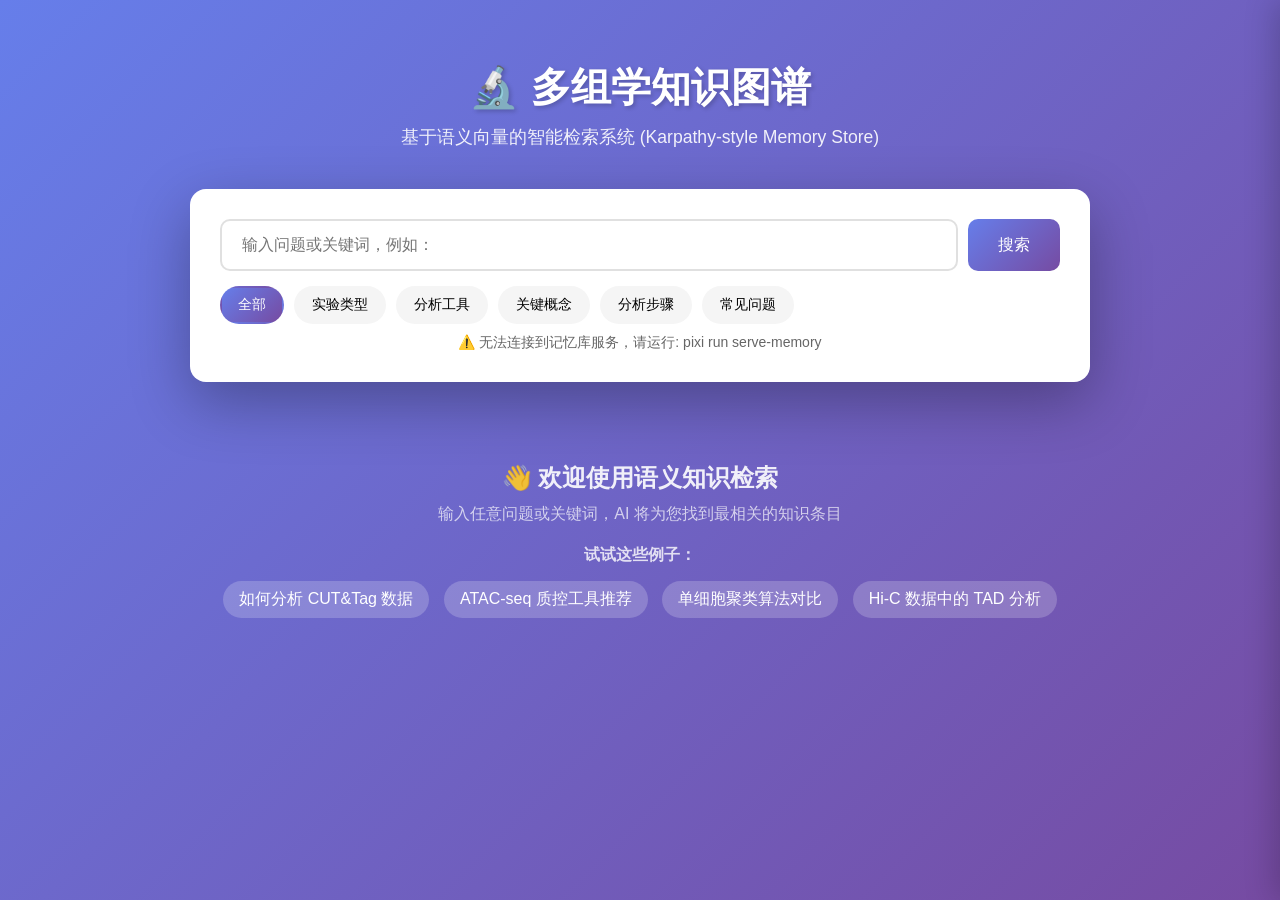
<file: knowledge_graph/web_memory/index.html>
<!DOCTYPE html>
<html lang="zh-CN">
<head>
    <meta charset="UTF-8">
    <meta name="viewport" content="width=device-width, initial-scale=1.0">
    <title>知识图谱 - 语义搜索</title>
    <style>
        * {
            margin: 0;
            padding: 0;
            box-sizing: border-box;
        }
        
        body {
            font-family: -apple-system, BlinkMacSystemFont, 'Segoe UI', Roboto, sans-serif;
            background: linear-gradient(135deg, #667eea 0%, #764ba2 100%);
            min-height: 100vh;
            padding: 20px;
        }
        
        .container {
            max-width: 900px;
            margin: 0 auto;
        }
        
        header {
            text-align: center;
            color: white;
            padding: 40px 0;
        }
        
        header h1 {
            font-size: 2.5em;
            margin-bottom: 10px;
            text-shadow: 2px 2px 4px rgba(0,0,0,0.2);
        }
        
        header p {
            font-size: 1.1em;
            opacity: 0.9;
        }
        
        .search-box {
            background: white;
            border-radius: 16px;
            padding: 30px;
            box-shadow: 0 20px 60px rgba(0,0,0,0.3);
            margin-bottom: 20px;
        }
        
        .input-group {
            display: flex;
            gap: 10px;
            margin-bottom: 15px;
        }
        
        #searchInput {
            flex: 1;
            padding: 15px 20px;
            font-size: 16px;
            border: 2px solid #e0e0e0;
            border-radius: 10px;
            outline: none;
            transition: border-color 0.3s;
        }
        
        #searchInput:focus {
            border-color: #667eea;
        }
        
        #searchBtn {
            padding: 15px 30px;
            font-size: 16px;
            background: linear-gradient(135deg, #667eea 0%, #764ba2 100%);
            color: white;
            border: none;
            border-radius: 10px;
            cursor: pointer;
            transition: transform 0.2s, box-shadow 0.2s;
        }
        
        #searchBtn:hover {
            transform: translateY(-2px);
            box-shadow: 0 5px 20px rgba(102, 126, 234, 0.4);
        }
        
        #searchBtn:disabled {
            opacity: 0.6;
            cursor: not-allowed;
            transform: none;
        }
        
        .filters {
            display: flex;
            gap: 10px;
            flex-wrap: wrap;
        }
        
        .filter-chip {
            padding: 8px 16px;
            border-radius: 20px;
            background: #f5f5f5;
            border: 2px solid transparent;
            cursor: pointer;
            font-size: 14px;
            transition: all 0.2s;
        }
        
        .filter-chip:hover {
            background: #e8e8e8;
        }
        
        .filter-chip.active {
            background: linear-gradient(135deg, #667eea 0%, #764ba2 100%);
            color: white;
        }
        
        .stats {
            text-align: center;
            color: #666;
            font-size: 14px;
            margin-top: 10px;
        }
        
        .results {
            display: grid;
            gap: 15px;
        }
        
        .result-card {
            background: white;
            border-radius: 12px;
            padding: 20px;
            box-shadow: 0 4px 20px rgba(0,0,0,0.1);
            transition: transform 0.2s, box-shadow 0.2s;
            cursor: pointer;
            border-left: 4px solid #667eea;
        }
        
        .result-card:hover {
            transform: translateY(-3px);
            box-shadow: 0 8px 30px rgba(0,0,0,0.15);
        }
        
        .result-header {
            display: flex;
            justify-content: space-between;
            align-items: start;
            margin-bottom: 10px;
        }
        
        .result-title {
            font-size: 1.2em;
            font-weight: 600;
            color: #333;
        }
        
        .result-score {
            background: linear-gradient(135deg, #667eea 0%, #764ba2 100%);
            color: white;
            padding: 4px 12px;
            border-radius: 20px;
            font-size: 12px;
            font-weight: 600;
        }
        
        .result-meta {
            display: flex;
            gap: 10px;
            margin-bottom: 10px;
            flex-wrap: wrap;
        }
        
        .result-type {
            background: #f0f0f0;
            padding: 3px 10px;
            border-radius: 4px;
            font-size: 12px;
            color: #666;
            text-transform: uppercase;
        }
        
        .result-tag {
            background: #e8f4f8;
            color: #2c5282;
            padding: 3px 10px;
            border-radius: 4px;
            font-size: 12px;
        }
        
        .result-text {
            color: #555;
            line-height: 1.6;
            font-size: 14px;
        }
        
        .loading {
            text-align: center;
            padding: 40px;
            color: white;
        }
        
        .loading::after {
            content: '';
            display: inline-block;
            width: 20px;
            height: 20px;
            border: 2px solid white;
            border-top-color: transparent;
            border-radius: 50%;
            animation: spin 1s linear infinite;
            margin-left: 10px;
            vertical-align: middle;
        }
        
        @keyframes spin {
            to { transform: rotate(360deg); }
        }
        
        .empty-state {
            text-align: center;
            padding: 60px 20px;
            color: white;
        }
        
        .empty-state h3 {
            font-size: 1.5em;
            margin-bottom: 10px;
            opacity: 0.9;
        }
        
        .empty-state p {
            opacity: 0.7;
        }
        
        .examples {
            margin-top: 20px;
        }
        
        .examples h4 {
            margin-bottom: 10px;
            opacity: 0.8;
        }
        
        .example-query {
            display: inline-block;
            background: rgba(255,255,255,0.2);
            padding: 8px 16px;
            border-radius: 20px;
            margin: 5px;
            cursor: pointer;
            transition: background 0.2s;
        }
        
        .example-query:hover {
            background: rgba(255,255,255,0.3);
        }
        
        .detail-panel {
            position: fixed;
            top: 0;
            right: 0;
            width: 100%;
            max-width: 500px;
            height: 100%;
            background: white;
            box-shadow: -5px 0 30px rgba(0,0,0,0.2);
            overflow-y: auto;
            z-index: 1000;
            transform: translateX(100%);
            transition: transform 0.3s ease;
        }
        
        .detail-panel.open {
            transform: translateX(0);
        }
        
        .detail-header {
            background: linear-gradient(135deg, #667eea 0%, #764ba2 100%);
            color: white;
            padding: 30px;
            position: relative;
        }
        
        .detail-close {
            position: absolute;
            top: 20px;
            right: 20px;
            background: rgba(255,255,255,0.2);
            border: none;
            color: white;
            width: 36px;
            height: 36px;
            border-radius: 50%;
            cursor: pointer;
            font-size: 20px;
            line-height: 1;
        }
        
        .detail-close:hover {
            background: rgba(255,255,255,0.3);
        }
        
        .detail-content {
            padding: 30px;
        }
        
        .detail-section {
            margin-bottom: 25px;
        }
        
        .detail-section h3 {
            color: #333;
            margin-bottom: 10px;
            font-size: 16px;
            text-transform: uppercase;
            letter-spacing: 1px;
        }
        
        .detail-section p, .detail-section pre {
            color: #555;
            line-height: 1.8;
        }
        
        .detail-section pre {
            background: #f5f5f5;
            padding: 15px;
            border-radius: 8px;
            overflow-x: auto;
        }
        
        .related-list {
            display: flex;
            flex-direction: column;
            gap: 10px;
        }
        
        .related-item {
            padding: 12px;
            background: #f8f9fa;
            border-radius: 8px;
            cursor: pointer;
            transition: background 0.2s;
        }
        
        .related-item:hover {
            background: #e9ecef;
        }
        
        .related-score {
            float: right;
            color: #667eea;
            font-weight: 600;
        }
        
        @media (max-width: 600px) {
            header h1 {
                font-size: 1.8em;
            }
            
            .input-group {
                flex-direction: column;
            }
            
            #searchBtn {
                width: 100%;
            }
            
            .detail-panel {
                max-width: 100%;
            }
        }
    </style>
</head>
<body>
    <div class="container">
        <header>
            <h1>🔬 多组学知识图谱</h1>
            <p>基于语义向量的智能检索系统 (Karpathy-style Memory Store)</p>
        </header>
        
        <div class="search-box">
            <div class="input-group">
                <input type="text" id="searchInput" placeholder="输入问题或关键词，例如："CHIP-seq 数据分析流程"...">
                <button id="searchBtn" onclick="search()">搜索</button>
            </div>
            <div class="filters">
                <span class="filter-chip active" data-type="">全部</span>
                <span class="filter-chip" data-type="assay">实验类型</span>
                <span class="filter-chip" data-type="tool">分析工具</span>
                <span class="filter-chip" data-type="concept">关键概念</span>
                <span class="filter-chip" data-type="step">分析步骤</span>
                <span class="filter-chip" data-type="issue">常见问题</span>
            </div>
            <div class="stats" id="stats"></div>
        </div>
        
        <div id="results">
            <div class="empty-state">
                <h3>👋 欢迎使用语义知识检索</h3>
                <p>输入任意问题或关键词，AI 将为您找到最相关的知识条目</p>
                <div class="examples">
                    <h4>试试这些例子：</h4>
                    <span class="example-query" onclick="setQuery('如何分析 CUT&Tag 数据')">如何分析 CUT&Tag 数据</span>
                    <span class="example-query" onclick="setQuery('ATAC-seq 质控工具推荐')">ATAC-seq 质控工具推荐</span>
                    <span class="example-query" onclick="setQuery('单细胞聚类算法对比')">单细胞聚类算法对比</span>
                    <span class="example-query" onclick="setQuery('Hi-C 数据中的 TAD 分析')">Hi-C 数据中的 TAD 分析</span>
                </div>
            </div>
        </div>
    </div>
    
    <div class="detail-panel" id="detailPanel">
        <div class="detail-header">
            <button class="detail-close" onclick="closeDetail()">×</button>
            <h2 id="detailTitle">Title</h2>
            <span id="detailType">Type</span>
        </div>
        <div class="detail-content" id="detailContent">
            <!-- Dynamic content -->
        </div>
    </div>

    <script>
        const API_BASE = 'http://localhost:8000';
        let currentFilter = '';
        let currentResults = [];

        // Initialize
        document.addEventListener('DOMContentLoaded', () => {
            loadStats();
            setupFilters();
            
            // Enter key to search
            document.getElementById('searchInput').addEventListener('keypress', (e) => {
                if (e.key === 'Enter') search();
            });
        });

        function setupFilters() {
            document.querySelectorAll('.filter-chip').forEach(chip => {
                chip.addEventListener('click', () => {
                    document.querySelectorAll('.filter-chip').forEach(c => c.classList.remove('active'));
                    chip.classList.add('active');
                    currentFilter = chip.dataset.type;
                    const query = document.getElementById('searchInput').value.trim();
                    if (query) search();
                });
            });
        }

        function setQuery(query) {
            document.getElementById('searchInput').value = query;
            search();
        }

        async function loadStats() {
            try {
                const res = await fetch(`${API_BASE}/stats`);
                const data = await res.json();
                document.getElementById('stats').textContent = 
                    `共 ${data.total_items} 个知识条目 · ${Object.keys(data.entity_types).length} 种类型`;
            } catch (err) {
                document.getElementById('stats').textContent = 
                    '⚠️ 无法连接到记忆库服务，请运行: pixi run serve-memory';
            }
        }

        async function search() {
            const query = document.getElementById('searchInput').value.trim();
            if (!query) return;

            const btn = document.getElementById('searchBtn');
            btn.disabled = true;
            btn.textContent = '搜索中...';

            const resultsDiv = document.getElementById('results');
            resultsDiv.innerHTML = '<div class="loading">正在语义检索</div>';

            try {
                const url = new URL(`${API_BASE}/search`);
                url.searchParams.append('q', query);
                url.searchParams.append('k', '10');
                if (currentFilter) url.searchParams.append('type', currentFilter);

                const res = await fetch(url);
                const data = await res.json();
                currentResults = data.results;
                renderResults(data.results, query);
            } catch (err) {
                resultsDiv.innerHTML = `
                    <div class="empty-state">
                        <h3>❌ 连接失败</h3>
                        <p>请确保记忆库服务已启动: pixi run serve-memory</p>
                    </div>
                `;
            } finally {
                btn.disabled = false;
                btn.textContent = '搜索';
            }
        }

        function renderResults(results, query) {
            const resultsDiv = document.getElementById('results');
            
            if (results.length === 0) {
                resultsDiv.innerHTML = `
                    <div class="empty-state">
                        <h3>😕 未找到相关结果</h3>
                        <p>尝试使用不同的关键词或移除筛选条件</p>
                    </div>
                `;
                return;
            }

            let html = '';
            results.forEach((r, i) => {
                const tags = r.tags ? r.tags.map(t => `<span class="result-tag">${t}</span>`).join('') : '';
                html += `
                    <div class="result-card" onclick="showDetail('${r.id}')" style="animation: fadeIn 0.3s ease ${i * 0.05}s both;">
                        <div class="result-header">
                            <div class="result-title">${r.name}</div>
                            <div class="result-score">${(r.score * 100).toFixed(1)}%</div>
                        </div>
                        <div class="result-meta">
                            <span class="result-type">${r.entity_type}</span>
                            ${tags}
                        </div>
                        <div class="result-text">${r.text}</div>
                    </div>
                `;
            });
            
            resultsDiv.innerHTML = html;
        }

        async function showDetail(id) {
            try {
                const [entityRes, relatedRes] = await Promise.all([
                    fetch(`${API_BASE}/entity?id=${id}`),
                    fetch(`${API_BASE}/related?id=${id}&k=5`)
                ]);
                
                const entity = await entityRes.json();
                const related = await relatedRes.json();
                
                document.getElementById('detailTitle').textContent = entity.name;
                document.getElementById('detailType').textContent = entity.entity_type;
                
                let content = `
                    <div class="detail-section">
                        <h3>描述</h3>
                        <p>${entity.text.replace(/\n/g, '<br>')}</p>
                    </div>
                `;
                
                if (entity.tags && entity.tags.length > 0) {
                    content += `
                        <div class="detail-section">
                            <h3>标签</h3>
                            <p>${entity.tags.map(t => `<span class="result-tag">${t}</span>`).join(' ')}</p>
                        </div>
                    `;
                }
                
                if (entity.difficulty) {
                    content += `
                        <div class="detail-section">
                            <h3>难度</h3>
                            <p>${entity.difficulty}</p>
                        </div>
                    `;
                }
                
                if (related.related && related.related.length > 0) {
                    content += `
                        <div class="detail-section">
                            <h3>相关内容</h3>
                            <div class="related-list">
                                ${related.related.map(r => `
                                    <div class="related-item" onclick="showDetail('${r.id}')">
                                        ${r.name}
                                        <span class="related-score">${(r.score * 100).toFixed(0)}%</span>
                                        <div style="font-size: 12px; color: #666; margin-top: 4px;">${r.entity_type}</div>
                                    </div>
                                `).join('')}
                            </div>
                        </div>
                    `;
                }
                
                document.getElementById('detailContent').innerHTML = content;
                document.getElementById('detailPanel').classList.add('open');
            } catch (err) {
                console.error('Failed to load detail:', err);
            }
        }

        function closeDetail() {
            document.getElementById('detailPanel').classList.remove('open');
        }

        // Close detail on outside click
        document.addEventListener('click', (e) => {
            const panel = document.getElementById('detailPanel');
            if (panel.classList.contains('open') && !panel.contains(e.target) && !e.target.closest('.result-card')) {
                closeDetail();
            }
        });
    </script>
    <style>
        @keyframes fadeIn {
            from { opacity: 0; transform: translateY(10px); }
            to { opacity: 1; transform: translateY(0); }
        }
    </style>
</body>
</html>
</file>
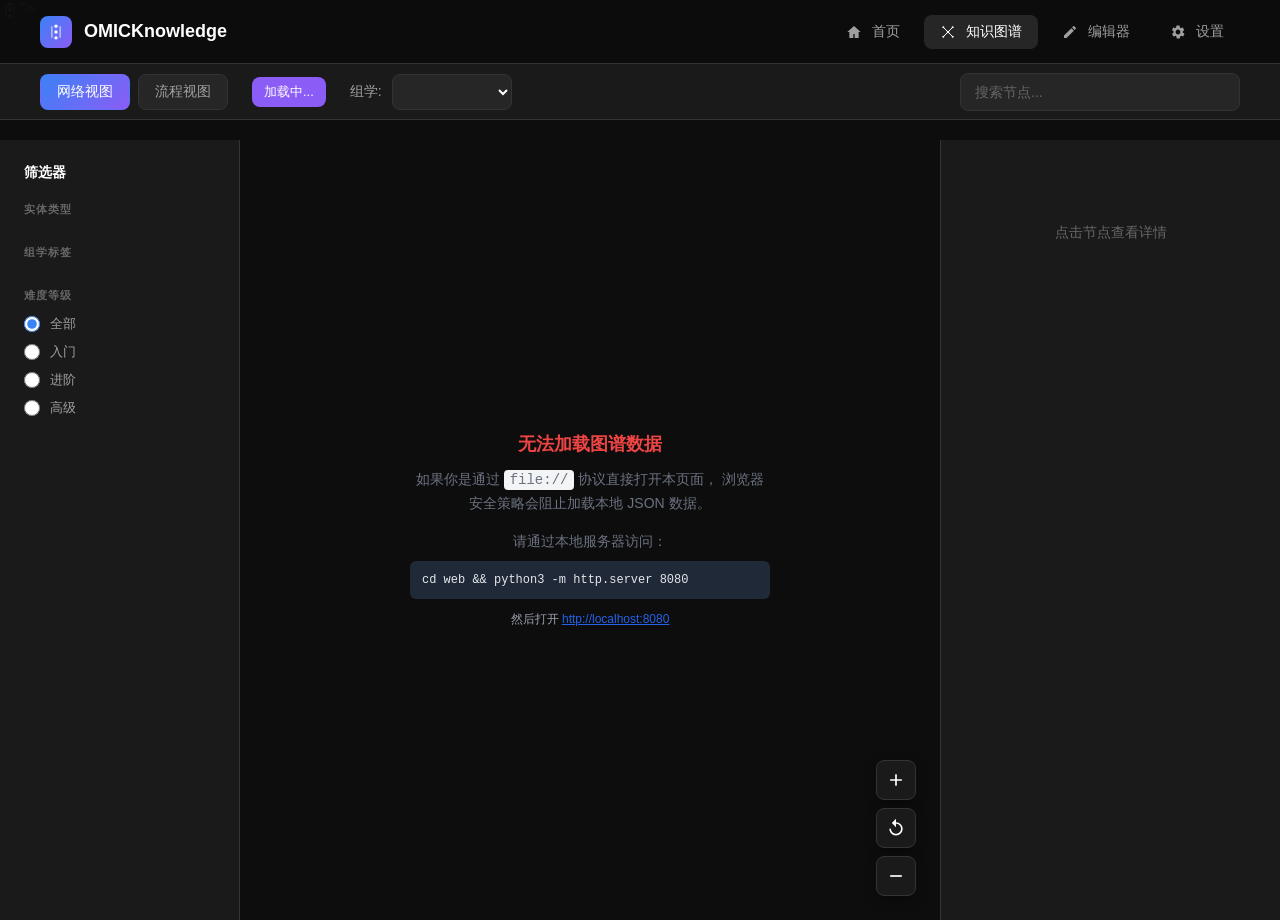
<file: knowledge_graph/web/graph.html>
<!DOCTYPE html>
<html lang="zh-CN">
<head>
  <meta charset="UTF-8">
  <meta name="viewport" content="width=device-width, initial-scale=1.0">
  <title>知识图谱 - OMICKnowledge</title>
  <link rel="icon" href="data:image/svg+xml,%3Csvg xmlns='http://www.w3.org/2000/svg' viewBox='0 0 100 100'%3E%3Crect width='100' height='100' rx='20' fill='url(%23g)'/%3E%3Cdefs%3E%3ClinearGradient id='g' x1='0%25' y1='0%25' x2='100%25' y2='100%25'%3E%3Cstop offset='0%25' style='stop-color:%233b82f6'/%3E%3Cstop offset='100%25' style='stop-color:%238b5cf6'/%3E%3C/linearGradient%3E%3C/defs%3E%3Ccircle cx='50' cy='35' r='8' fill='white'/%3E%3Ccircle cx='50' cy='60' r='8' fill='white'/%3E%3Ccircle cx='35' cy='85' r='5' fill='white' opacity='0.7'/%3E%3Ccircle cx='65' cy='85' r='5' fill='white' opacity='0.7'/%3E%3C/svg%3E"><svg viewBox="0 0 24 24" width="20" height="20" fill="currentColor" style="vertical-align:middle"><circle cx="12" cy="5" r="2"/><circle cx="12" cy="12" r="2"/><circle cx="12" cy="19" r="2"/><path d="M6 5h2v14H6zM16 5h2v14h-2z" opacity="0.5"/></svg></text></svg>">
  <link rel="stylesheet" href="static/css/style-new.css">
  <script src="static/js/d3.v7.min.js"></script>
  <script src="static/js/dagre.min.js"></script>
</head>
<body>
  <header class="navbar">
    <a href="index.html" class="logo">
      <div class="logo-icon"><svg viewBox="0 0 24 24" width="20" height="20" fill="currentColor" style="vertical-align:middle"><circle cx="12" cy="5" r="2"/><circle cx="12" cy="12" r="2"/><circle cx="12" cy="19" r="2"/><path d="M6 5h2v14H6zM16 5h2v14h-2z" opacity="0.5"/></svg></div>
      <span>OMICKnowledge</span>
    </a>
    <nav class="nav-links">
      <a href="index.html" class="nav-link"><svg viewBox="0 0 24 24" width="16" height="16" fill="currentColor" style="vertical-align:middle;margin-right:4px"><path d="M12 3l10 9h-3v9h-6v-6h-2v6H5v-9H2z"/></svg> 首页</a>
      <a href="graph.html" class="nav-link active"><svg viewBox="0 0 24 24" width="16" height="16" fill="currentColor" style="vertical-align:middle;margin-right:4px"><circle cx="12" cy="12" r="2"/><circle cx="5" cy="5" r="1.5"/><circle cx="19" cy="5" r="1.5"/><circle cx="5" cy="19" r="1.5"/><circle cx="19" cy="19" r="1.5"/><path d="M12 12L5 5M12 12L19 5M12 12L5 19M12 12L19 19" stroke="currentColor" stroke-width="1.5"/></svg> 知识图谱</a>
      <a href="editor/index.html" class="nav-link"><svg viewBox="0 0 24 24" width="16" height="16" fill="currentColor" style="vertical-align:middle;margin-right:4px"><path d="M3 17.25V21h3.75L17.81 9.94l-3.75-3.75L3 17.25zM20.71 7.04c.39-.39.39-1.02 0-1.41l-2.34-2.34c-.39-.39-1.02-.39-1.41 0l-1.83 1.83 3.75 3.75 1.83-1.83z"/></svg> 编辑器</a>
      <a href="settings.html" class="nav-link"><svg viewBox="0 0 24 24" width="16" height="16" fill="currentColor" style="vertical-align:middle;margin-right:4px"><path d="M19.14 12.94c.04-.3.06-.61.06-.94 0-.32-.02-.64-.07-.94l2.03-1.58c.18-.14.23-.41.12-.61l-1.92-3.32c-.12-.22-.37-.29-.59-.22l-2.39.96c-.5-.38-1.03-.7-1.62-.94l-.36-2.54c-.04-.24-.24-.41-.48-.41h-3.84c-.24 0-.43.17-.47.41l-.36 2.54c-.59.24-1.13.57-1.62.94l-2.39-.96c-.22-.08-.47 0-.59.22L3.16 8.87c-.12.21-.08.47.12.61l2.03 1.58c-.05.3-.09.63-.09.94s.02.64.07.94l-2.03 1.58c-.18.14-.23.41-.12.61l1.92 3.32c.12.22.37.29.59.22l2.39-.96c.5.38 1.03.7 1.62.94l.36 2.54c.05.24.24.41.48.41h3.84c.24 0 .44-.17.47-.41l.36-2.54c.59-.24 1.13-.58 1.62-.94l2.39.96c.22.08.47 0 .59-.22l1.92-3.32c.12-.22.07-.47-.12-.61l-2.01-1.58zM12 15.6c-1.98 0-3.6-1.62-3.6-3.6s1.62-3.6 3.6-3.6 3.6 1.62 3.6 3.6-1.62 3.6-3.6 3.6z"/></svg> 设置</a>
    </nav>
  </header>
  
  <div class="toolbar">
    <nav class="view-switcher">
      <button id="btn-network" class="active" aria-pressed="true">网络视图</button>
      <button id="btn-flow" aria-pressed="false">流程视图</button>
    </nav>
    <div class="kb-info" id="kbInfo">
      <span class="kb-badge" id="kbBadge">加载中...</span>
    </div>
    <div class="assay-selector">
      <label for="assay-select">组学:</label>
      <select id="assay-select" aria-label="选择组学"></select>
    </div>
    <div class="search-box">
      <input type="text" id="search-input" placeholder="搜索节点..." aria-label="搜索节点">
      <div id="search-results" class="search-results" aria-live="polite"></div>
    </div>
  </div>

  <div class="main-container">
    <aside class="left-panel" aria-label="筛选器">
      <h2>筛选器</h2>
      
      <div class="filter-group">
        <h3>实体类型</h3>
        <div id="filter-types"></div>
      </div>
      
      <div class="filter-group">
        <h3>组学标签</h3>
        <div id="filter-tags"></div>
      </div>
      
      <div class="filter-group">
        <h3>难度等级</h3>
        <div id="filter-difficulty">
          <label><input type="radio" name="difficulty" value="all" checked> 全部</label>
          <label><input type="radio" name="difficulty" value="beginner"> 入门</label>
          <label><input type="radio" name="difficulty" value="intermediate"> 进阶</label>
          <label><input type="radio" name="difficulty" value="advanced"> 高级</label>
        </div>
      </div>
    </aside>

    <main class="viz-container">
      <svg id="viz-svg" role="img" aria-label="知识图谱可视化"></svg>
      
      <!-- Zoom Controls -->
      <div class="zoom-controls">
        <button class="zoom-btn" onclick="window.app.networkView.zoomIn()" title="放大">
          <svg viewBox="0 0 24 24" width="20" height="20" fill="currentColor"><path d="M19 13h-6v6h-2v-6H5v-2h6V5h2v6h6v2z"/></svg>
        </button>
        <button class="zoom-btn" onclick="window.app.networkView.resetZoom()" title="重置视图">
          <svg viewBox="0 0 24 24" width="20" height="20" fill="currentColor"><path d="M12 5V1L7 6l5 5V7c3.31 0 6 2.69 6 6s-2.69 6-6 6-6-2.69-6-6H4c0 4.42 3.58 8 8 8s8-3.58 8-8-3.58-8-8-8z"/></svg>
        </button>
        <button class="zoom-btn" onclick="window.app.networkView.zoomOut()" title="缩小">
          <svg viewBox="0 0 24 24" width="20" height="20" fill="currentColor"><path d="M19 13H5v-2h14v2z"/></svg>
        </button>
      </div>
    </main>

    <aside class="right-panel" id="detail-panel" aria-label="节点详情">
      <div class="empty-state">
        <p>点击节点查看详情</p>
      </div>
    </aside>
  </div>

  <script src="static/js/network_view.js"></script>
  <script src="static/js/flow_view.js"></script>
  <script src="static/js/search_filter.js"></script>
  <script src="static/js/app.js"></script>
</body>
</html>
</file>
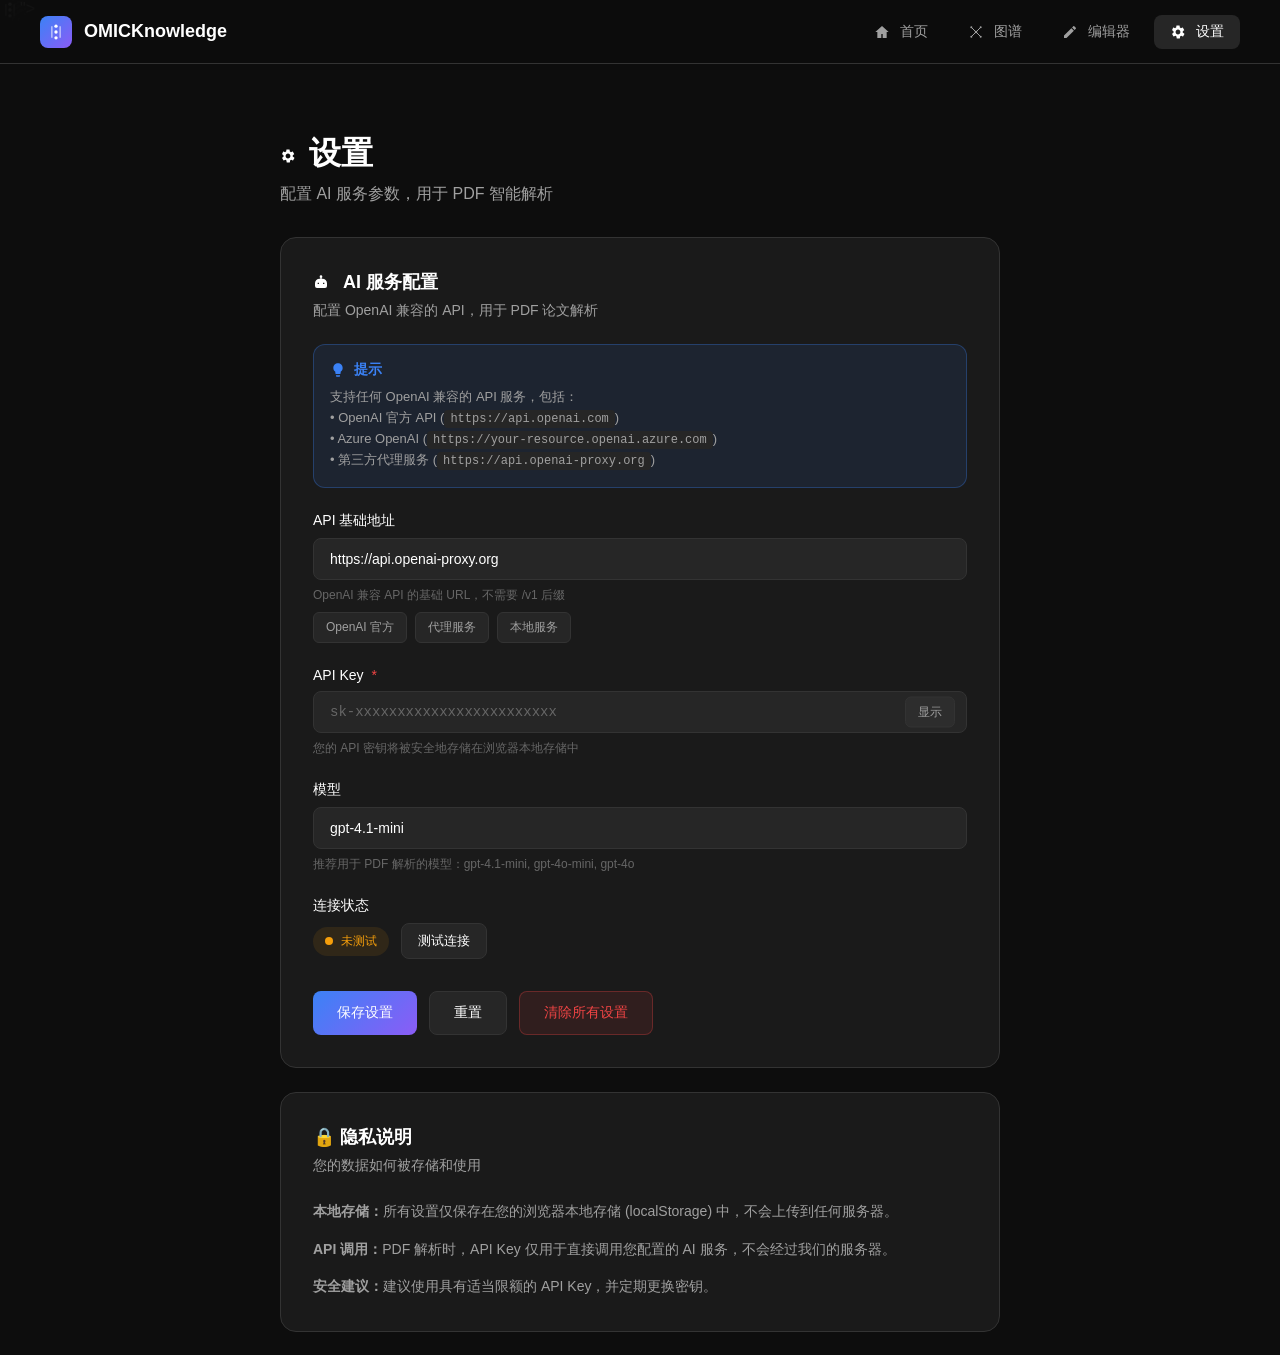
<file: knowledge_graph/web/settings.html>
<!DOCTYPE html>
<html lang="zh-CN">
<head>
  <meta charset="UTF-8">
  <meta name="viewport" content="width=device-width, initial-scale=1.0">
  <title>设置 - OMICKnowledge</title>
  <link rel="icon" href="data:image/svg+xml,%3Csvg xmlns='http://www.w3.org/2000/svg' viewBox='0 0 100 100'%3E%3Crect width='100' height='100' rx='20' fill='url(%23g)'/%3E%3Cdefs%3E%3ClinearGradient id='g' x1='0%25' y1='0%25' x2='100%25' y2='100%25'%3E%3Cstop offset='0%25' style='stop-color:%233b82f6'/%3E%3Cstop offset='100%25' style='stop-color:%238b5cf6'/%3E%3C/linearGradient%3E%3C/defs%3E%3Ccircle cx='50' cy='35' r='8' fill='white'/%3E%3Ccircle cx='50' cy='60' r='8' fill='white'/%3E%3Ccircle cx='35' cy='85' r='5' fill='white' opacity='0.7'/%3E%3Ccircle cx='65' cy='85' r='5' fill='white' opacity='0.7'/%3E%3C/svg%3E"><svg viewBox="0 0 24 24" width="20" height="20" fill="currentColor" style="vertical-align:middle"><circle cx="12" cy="5" r="2"/><circle cx="12" cy="12" r="2"/><circle cx="12" cy="19" r="2"/><path d="M6 5h2v14H6zM16 5h2v14h-2z" opacity="0.5"/></svg></text></svg>">
  <style>
    /* CSS Variables - Kimi Dark Theme */
    :root {
      --bg-primary: #0d0d0d;
      --bg-secondary: #1a1a1a;
      --bg-tertiary: #262626;
      --bg-hover: #2d2d2d;
      --text-primary: #ffffff;
      --text-secondary: #a0a0a0;
      --text-muted: #666666;
      --accent-blue: #3b82f6;
      --accent-purple: #8b5cf6;
      --accent-gradient: linear-gradient(135deg, #3b82f6 0%, #8b5cf6 100%);
      --border-color: #333333;
      --radius-lg: 16px;
      --radius-md: 12px;
      --radius-sm: 8px;
      --success: #22c55e;
      --warning: #f59e0b;
      --error: #ef4444;
    }

    * {
      margin: 0;
      padding: 0;
      box-sizing: border-box;
    }

    body {
      font-family: -apple-system, BlinkMacSystemFont, 'Segoe UI', Roboto, sans-serif;
      background: var(--bg-primary);
      color: var(--text-primary);
      min-height: 100vh;
    }

    /* Navigation */
    .navbar {
      position: fixed;
      top: 0;
      left: 0;
      right: 0;
      height: 64px;
      background: rgba(13, 13, 13, 0.95);
      backdrop-filter: blur(20px);
      border-bottom: 1px solid var(--border-color);
      display: flex;
      align-items: center;
      justify-content: space-between;
      padding: 0 40px;
      z-index: 1000;
    }

    .logo {
      display: flex;
      align-items: center;
      gap: 12px;
      font-size: 18px;
      font-weight: 600;
      color: var(--text-primary);
      text-decoration: none;
    }

    .logo-icon {
      width: 32px;
      height: 32px;
      background: var(--accent-gradient);
      border-radius: 8px;
      display: flex;
      align-items: center;
      justify-content: center;
      font-size: 16px;
    }

    .nav-links {
      display: flex;
      gap: 8px;
    }

    .nav-link {
      padding: 8px 16px;
      border-radius: var(--radius-sm);
      color: var(--text-secondary);
      text-decoration: none;
      font-size: 14px;
      transition: all 0.2s;
      display: flex;
      align-items: center;
      gap: 6px;
    }

    .nav-link:hover {
      color: var(--text-primary);
      background: var(--bg-hover);
    }

    .nav-link.active {
      color: var(--text-primary);
      background: var(--bg-tertiary);
    }

    /* Main Content */
    .main-container {
      padding-top: 64px;
      max-width: 800px;
      margin: 0 auto;
      padding-left: 40px;
      padding-right: 40px;
    }

    .page-header {
      padding: 48px 0 32px;
    }

    .page-header h1 {
      font-size: 32px;
      font-weight: 600;
      margin-bottom: 8px;
    }

    .page-header p {
      color: var(--text-secondary);
    }

    /* Settings Card */
    .settings-card {
      background: var(--bg-secondary);
      border: 1px solid var(--border-color);
      border-radius: var(--radius-lg);
      padding: 32px;
      margin-bottom: 24px;
    }

    .settings-card h2 {
      font-size: 18px;
      font-weight: 600;
      margin-bottom: 8px;
      display: flex;
      align-items: center;
      gap: 10px;
    }

    .settings-card .subtitle {
      color: var(--text-secondary);
      font-size: 14px;
      margin-bottom: 24px;
    }

    .form-group {
      margin-bottom: 24px;
    }

    .form-group:last-child {
      margin-bottom: 0;
    }

    .form-group label {
      display: block;
      font-size: 14px;
      font-weight: 500;
      margin-bottom: 8px;
      color: var(--text-primary);
    }

    .form-group label .required {
      color: var(--error);
      margin-left: 4px;
    }

    .form-group input,
    .form-group select {
      width: 100%;
      background: var(--bg-tertiary);
      border: 1px solid var(--border-color);
      border-radius: var(--radius-sm);
      padding: 12px 16px;
      color: var(--text-primary);
      font-size: 14px;
      font-family: inherit;
      transition: all 0.2s;
    }

    .form-group input:focus,
    .form-group select:focus {
      outline: none;
      border-color: var(--accent-blue);
      box-shadow: 0 0 0 3px rgba(59, 130, 246, 0.1);
    }

    .form-group input::placeholder {
      color: var(--text-muted);
    }

    /* API Key Input with Toggle */
    .api-key-input {
      position: relative;
    }

    .api-key-input input {
      padding-right: 100px;
      font-family: 'Monaco', 'Consolas', monospace;
    }

    .toggle-visibility {
      position: absolute;
      right: 12px;
      top: 50%;
      transform: translateY(-50%);
      background: var(--bg-hover);
      border: 1px solid var(--border-color);
      color: var(--text-secondary);
      padding: 6px 12px;
      border-radius: 6px;
      cursor: pointer;
      font-size: 12px;
      transition: all 0.2s;
    }

    .toggle-visibility:hover {
      background: var(--accent-blue);
      color: white;
      border-color: var(--accent-blue);
    }

    .help-text {
      font-size: 12px;
      color: var(--text-muted);
      margin-top: 6px;
      line-height: 1.5;
    }

    /* Status Indicator */
    .status-indicator {
      display: inline-flex;
      align-items: center;
      gap: 8px;
      padding: 6px 12px;
      border-radius: 20px;
      font-size: 12px;
      font-weight: 500;
    }

    .status-indicator.connected {
      background: rgba(34, 197, 94, 0.1);
      color: var(--success);
    }

    .status-indicator.disconnected {
      background: rgba(239, 68, 68, 0.1);
      color: var(--error);
    }

    .status-indicator.pending {
      background: rgba(245, 158, 11, 0.1);
      color: var(--warning);
    }

    .status-dot {
      width: 8px;
      height: 8px;
      border-radius: 50%;
    }

    .status-indicator.connected .status-dot {
      background: var(--success);
      animation: pulse 2s infinite;
    }

    .status-indicator.disconnected .status-dot {
      background: var(--error);
    }

    .status-indicator.pending .status-dot {
      background: var(--warning);
    }

    @keyframes pulse {
      0%, 100% { opacity: 1; }
      50% { opacity: 0.5; }
    }

    /* Buttons */
    .button-group {
      display: flex;
      gap: 12px;
      margin-top: 32px;
    }

    .btn {
      display: inline-flex;
      align-items: center;
      justify-content: center;
      gap: 8px;
      padding: 12px 24px;
      border-radius: var(--radius-sm);
      font-size: 14px;
      font-weight: 500;
      cursor: pointer;
      transition: all 0.2s;
      border: none;
    }

    .btn-primary {
      background: var(--accent-gradient);
      color: white;
    }

    .btn-primary:hover {
      transform: translateY(-1px);
      box-shadow: 0 4px 20px rgba(59, 130, 246, 0.3);
    }

    .btn-secondary {
      background: var(--bg-tertiary);
      color: var(--text-primary);
      border: 1px solid var(--border-color);
    }

    .btn-secondary:hover {
      background: var(--bg-hover);
    }

    .btn-danger {
      background: rgba(239, 68, 68, 0.1);
      color: var(--error);
      border: 1px solid rgba(239, 68, 68, 0.3);
    }

    .btn-danger:hover {
      background: rgba(239, 68, 68, 0.2);
    }

    /* Info Box */
    .info-box {
      background: rgba(59, 130, 246, 0.1);
      border: 1px solid rgba(59, 130, 246, 0.3);
      border-radius: var(--radius-md);
      padding: 16px;
      margin-bottom: 24px;
    }

    .info-box h4 {
      font-size: 14px;
      margin-bottom: 8px;
      color: var(--accent-blue);
    }

    .info-box p {
      font-size: 13px;
      color: var(--text-secondary);
      line-height: 1.6;
    }

    .info-box code {
      background: var(--bg-tertiary);
      padding: 2px 6px;
      border-radius: 4px;
      font-family: 'Monaco', 'Consolas', monospace;
      font-size: 12px;
    }

    /* Toast Notification */
    .toast {
      position: fixed;
      top: 80px;
      right: 40px;
      background: var(--bg-secondary);
      color: var(--text-primary);
      padding: 16px 24px;
      border-radius: var(--radius-md);
      border: 1px solid var(--border-color);
      box-shadow: 0 20px 60px rgba(0,0,0,0.5);
      display: flex;
      align-items: center;
      gap: 12px;
      transform: translateX(400px);
      transition: transform 0.3s;
      z-index: 2000;
    }

    .toast.show {
      transform: translateX(0);
    }

    .toast.success {
      border-left: 4px solid var(--success);
    }

    .toast.error {
      border-left: 4px solid var(--error);
    }

    /* Test Result */
    .test-result {
      margin-top: 16px;
      padding: 16px;
      border-radius: var(--radius-md);
      font-size: 13px;
      display: none;
    }

    .test-result.show {
      display: block;
    }

    .test-result.success {
      background: rgba(34, 197, 94, 0.1);
      border: 1px solid rgba(34, 197, 94, 0.3);
      color: var(--success);
    }

    .test-result.error {
      background: rgba(239, 68, 68, 0.1);
      border: 1px solid rgba(239, 68, 68, 0.3);
      color: var(--error);
    }

    /* Preset Buttons */
    .preset-buttons {
      display: flex;
      gap: 8px;
      flex-wrap: wrap;
      margin-top: 8px;
    }

    .preset-btn {
      padding: 6px 12px;
      background: var(--bg-tertiary);
      border: 1px solid var(--border-color);
      border-radius: 6px;
      color: var(--text-secondary);
      font-size: 12px;
      cursor: pointer;
      transition: all 0.2s;
    }

    .preset-btn:hover {
      background: var(--bg-hover);
      color: var(--text-primary);
      border-color: var(--accent-blue);
    }

    /* Responsive */
    @media (max-width: 600px) {
      .main-container {
        padding-left: 20px;
        padding-right: 20px;
      }
      
      .settings-card {
        padding: 24px;
      }
      
      .button-group {
        flex-direction: column;
      }
      
      .btn {
        width: 100%;
      }
    }
  </style>
</head>
<body>
  <!-- Navigation -->
  <nav class="navbar">
    <a href="index.html" class="logo">
      <div class="logo-icon"><svg viewBox="0 0 24 24" width="20" height="20" fill="currentColor" style="vertical-align:middle"><circle cx="12" cy="5" r="2"/><circle cx="12" cy="12" r="2"/><circle cx="12" cy="19" r="2"/><path d="M6 5h2v14H6zM16 5h2v14h-2z" opacity="0.5"/></svg></div>
      <span>OMICKnowledge</span>
    </a>
    <div class="nav-links">
      <a href="index.html" class="nav-link"><svg viewBox="0 0 24 24" width="16" height="16" fill="currentColor" style="vertical-align:middle;margin-right:4px"><path d="M12 3l10 9h-3v9h-6v-6h-2v6H5v-9H2z"/></svg> 首页</a>
      <a href="graph.html" class="nav-link"><svg viewBox="0 0 24 24" width="16" height="16" fill="currentColor" style="vertical-align:middle;margin-right:4px"><circle cx="12" cy="12" r="2"/><circle cx="5" cy="5" r="1.5"/><circle cx="19" cy="5" r="1.5"/><circle cx="5" cy="19" r="1.5"/><circle cx="19" cy="19" r="1.5"/><path d="M12 12L5 5M12 12L19 5M12 12L5 19M12 12L19 19" stroke="currentColor" stroke-width="1.5"/></svg> 图谱</a>
      <a href="editor/index.html" class="nav-link"><svg viewBox="0 0 24 24" width="16" height="16" fill="currentColor" style="vertical-align:middle;margin-right:4px"><path d="M3 17.25V21h3.75L17.81 9.94l-3.75-3.75L3 17.25zM20.71 7.04c.39-.39.39-1.02 0-1.41l-2.34-2.34c-.39-.39-1.02-.39-1.41 0l-1.83 1.83 3.75 3.75 1.83-1.83z"/></svg> 编辑器</a>
      <a href="settings.html" class="nav-link active"><svg viewBox="0 0 24 24" width="16" height="16" fill="currentColor" style="vertical-align:middle;margin-right:4px"><path d="M19.14 12.94c.04-.3.06-.61.06-.94 0-.32-.02-.64-.07-.94l2.03-1.58c.18-.14.23-.41.12-.61l-1.92-3.32c-.12-.22-.37-.29-.59-.22l-2.39.96c-.5-.38-1.03-.7-1.62-.94l-.36-2.54c-.04-.24-.24-.41-.48-.41h-3.84c-.24 0-.43.17-.47.41l-.36 2.54c-.59.24-1.13.57-1.62.94l-2.39-.96c-.22-.08-.47 0-.59.22L3.16 8.87c-.12.21-.08.47.12.61l2.03 1.58c-.05.3-.09.63-.09.94s.02.64.07.94l-2.03 1.58c-.18.14-.23.41-.12.61l1.92 3.32c.12.22.37.29.59.22l2.39-.96c.5.38 1.03.7 1.62.94l.36 2.54c.05.24.24.41.48.41h3.84c.24 0 .44-.17.47-.41l.36-2.54c.59-.24 1.13-.58 1.62-.94l2.39.96c.22.08.47 0 .59-.22l1.92-3.32c.12-.22.07-.47-.12-.61l-2.01-1.58zM12 15.6c-1.98 0-3.6-1.62-3.6-3.6s1.62-3.6 3.6-3.6 3.6 1.62 3.6 3.6-1.62 3.6-3.6 3.6z"/></svg> 设置</a>
    </div>
  </nav>

  <!-- Main Content -->
  <main class="main-container">
    <div class="page-header">
      <h1><svg viewBox="0 0 24 24" width="16" height="16" fill="currentColor" style="vertical-align:middle;margin-right:4px"><path d="M19.14 12.94c.04-.3.06-.61.06-.94 0-.32-.02-.64-.07-.94l2.03-1.58c.18-.14.23-.41.12-.61l-1.92-3.32c-.12-.22-.37-.29-.59-.22l-2.39.96c-.5-.38-1.03-.7-1.62-.94l-.36-2.54c-.04-.24-.24-.41-.48-.41h-3.84c-.24 0-.43.17-.47.41l-.36 2.54c-.59.24-1.13.57-1.62.94l-2.39-.96c-.22-.08-.47 0-.59.22L3.16 8.87c-.12.21-.08.47.12.61l2.03 1.58c-.05.3-.09.63-.09.94s.02.64.07.94l-2.03 1.58c-.18.14-.23.41-.12.61l1.92 3.32c.12.22.37.29.59.22l2.39-.96c.5.38 1.03.7 1.62.94l.36 2.54c.05.24.24.41.48.41h3.84c.24 0 .44-.17.47-.41l.36-2.54c.59-.24 1.13-.58 1.62-.94l2.39.96c.22.08.47 0 .59-.22l1.92-3.32c.12-.22.07-.47-.12-.61l-2.01-1.58zM12 15.6c-1.98 0-3.6-1.62-3.6-3.6s1.62-3.6 3.6-3.6 3.6 1.62 3.6 3.6-1.62 3.6-3.6 3.6z"/></svg> 设置</h1>
      <p>配置 AI 服务参数，用于 PDF 智能解析</p>
    </div>

    <!-- AI Configuration -->
    <div class="settings-card">
      <h2><svg viewBox="0 0 24 24" width="16" height="16" fill="currentColor" style="vertical-align:middle;margin-right:4px"><path d="M12 2a2 2 0 012 2c0 .74-.4 1.39-1 1.73V7h1a7 7 0 017 7v4a3 3 0 01-3 3H6a3 3 0 01-3-3v-4a7 7 0 017-7h1V5.73c-.6-.34-1-.99-1-1.73a2 2 0 012-2zM7 13v2h2v-2H7zm8 0v2h2v-2h-2z"/></svg> AI 服务配置</h2>
      <p class="subtitle">配置 OpenAI 兼容的 API，用于 PDF 论文解析</p>

      <div class="info-box">
        <h4><svg viewBox="0 0 24 24" width="16" height="16" fill="currentColor" style="vertical-align:middle;margin-right:4px"><path d="M9 21c0 .55.45 1 1 1h4c.55 0 1-.45 1-1v-1H9v1zm3-19C8.14 2 5 5.14 5 9c0 2.38 1.19 4.47 3 5.74V17c0 .55.45 1 1 1h6c.55 0 1-.45 1-1v-2.26c1.81-1.27 3-3.36 3-5.74 0-3.86-3.14-7-7-7z"/></svg> 提示</h4>
        <p>支持任何 OpenAI 兼容的 API 服务，包括：<br>
        • OpenAI 官方 API (<code>https://api.openai.com</code>)<br>
        • Azure OpenAI (<code>https://your-resource.openai.azure.com</code>)<br>
        • 第三方代理服务 (<code>https://api.openai-proxy.org</code>)</p>
      </div>

      <form id="settingsForm">
        <!-- API Base URL -->
        <div class="form-group">
          <label for="apiBase">API 基础地址</label>
          <input type="text" id="apiBase" placeholder="https://api.openai-proxy.org" 
                 value="https://api.openai-proxy.org">
          <p class="help-text">OpenAI 兼容 API 的基础 URL，不需要 /v1 后缀</p>
          
          <div class="preset-buttons">
            <button type="button" class="preset-btn" onclick="setPreset('openai')">OpenAI 官方</button>
            <button type="button" class="preset-btn" onclick="setPreset('proxy')">代理服务</button>
            <button type="button" class="preset-btn" onclick="setPreset('local')">本地服务</button>
          </div>
        </div>

        <!-- API Key -->
        <div class="form-group">
          <label for="apiKey">API Key <span class="required">*</span></label>
          <div class="api-key-input">
            <input type="password" id="apiKey" placeholder="sk-xxxxxxxxxxxxxxxxxxxxxxxx">
            <button type="button" class="toggle-visibility" onclick="toggleApiKeyVisibility()">显示</button>
          </div>
          <p class="help-text">您的 API 密钥将被安全地存储在浏览器本地存储中</p>
        </div>

        <!-- Model -->
        <div class="form-group">
          <label for="model">模型</label>
          <input type="text" id="model" placeholder="gpt-4.1-mini" value="gpt-4.1-mini">
          <p class="help-text">推荐用于 PDF 解析的模型：gpt-4.1-mini, gpt-4o-mini, gpt-4o</p>
        </div>

        <!-- Connection Status -->
        <div class="form-group">
          <label>连接状态</label>
          <div style="display: flex; align-items: center; gap: 12px;">
            <span id="connectionStatus" class="status-indicator pending">
              <span class="status-dot"></span>
              <span>未测试</span>
            </span>
            <button type="button" class="btn btn-secondary" onclick="testConnection()" style="padding: 8px 16px; font-size: 13px;">
              测试连接
            </button>
          </div>
        </div>

        <!-- Test Result -->
        <div id="testResult" class="test-result"></div>

        <!-- Buttons -->
        <div class="button-group">
          <button type="submit" class="btn btn-primary">
            保存设置
          </button>
          <button type="button" class="btn btn-secondary" onclick="resetSettings()">
            重置
          </button>
          <button type="button" class="btn btn-danger" onclick="clearSettings()">
            清除所有设置
          </button>
        </div>
      </form>
    </div>

    <!-- About Storage -->
    <div class="settings-card">
      <h2>🔒 隐私说明</h2>
      <p class="subtitle">您的数据如何被存储和使用</p>
      
      <div style="font-size: 14px; color: var(--text-secondary); line-height: 1.8;">
        <p style="margin-bottom: 12px;"><strong>本地存储：</strong>所有设置仅保存在您的浏览器本地存储 (localStorage) 中，不会上传到任何服务器。</p>
        <p style="margin-bottom: 12px;"><strong>API 调用：</strong>PDF 解析时，API Key 仅用于直接调用您配置的 AI 服务，不会经过我们的服务器。</p>
        <p><strong>安全建议：</strong>建议使用具有适当限额的 API Key，并定期更换密钥。</p>
      </div>
    </div>
  </main>

  <!-- Toast -->
  <div class="toast" id="toast">
    <span id="toastIcon"><svg viewBox="0 0 24 24" width="16" height="16" fill="currentColor"><path d="M9 16.17L4.83 12l-1.42 1.41L9 19 21 7l-1.41-1.41z"/></svg></span>
    <span id="toastMessage">操作成功</span>
  </div>

  <script>
    // Constants
    const STORAGE_KEY = 'omicknowledge_settings';
    
    // Preset configurations
    const PRESETS = {
      openai: {
        apiBase: 'https://api.openai.com',
        model: 'gpt-4o-mini'
      },
      proxy: {
        apiBase: 'https://api.openai-proxy.org',
        model: 'gpt-4.1-mini'
      },
      local: {
        apiBase: 'http://localhost:8000',
        model: 'gpt-4'
      }
    };

    // Load settings on page load
    document.addEventListener('DOMContentLoaded', loadSettings);

    // Form submit handler
    document.getElementById('settingsForm').addEventListener('submit', function(e) {
      e.preventDefault();
      saveSettings();
    });

    function loadSettings() {
      try {
        const saved = localStorage.getItem(STORAGE_KEY);
        if (saved) {
          const settings = JSON.parse(saved);
          document.getElementById('apiBase').value = settings.apiBase || '';
          document.getElementById('apiKey').value = settings.apiKey || '';
          document.getElementById('model').value = settings.model || '';
          
          // Update status
          if (settings.apiKey) {
            updateStatus('connected', '已配置');
          }
        }
      } catch (e) {
        console.error('Failed to load settings:', e);
      }
    }

    function saveSettings() {
      const settings = {
        apiBase: document.getElementById('apiBase').value.trim(),
        apiKey: document.getElementById('apiKey').value.trim(),
        model: document.getElementById('model').value.trim(),
        updatedAt: new Date().toISOString()
      };

      if (!settings.apiKey) {
        showToast('请输入 API Key', 'error');
        return;
      }

      try {
        localStorage.setItem(STORAGE_KEY, JSON.stringify(settings));
        showToast('设置已保存', 'success');
        updateStatus('connected', '已配置');
      } catch (e) {
        showToast('保存失败: ' + e.message, 'error');
      }
    }

    function resetSettings() {
      loadSettings();
      showToast('已重置为上次保存的设置', 'success');
    }

    function clearSettings() {
      if (confirm('确定要清除所有设置吗？这将删除存储的 API Key。')) {
        localStorage.removeItem(STORAGE_KEY);
        document.getElementById('apiBase').value = 'https://api.openai-proxy.org';
        document.getElementById('apiKey').value = '';
        document.getElementById('model').value = 'gpt-4.1-mini';
        updateStatus('disconnected', '未配置');
        showToast('设置已清除', 'success');
      }
    }

    function setPreset(name) {
      const preset = PRESETS[name];
      if (preset) {
        document.getElementById('apiBase').value = preset.apiBase;
        document.getElementById('model').value = preset.model;
        showToast(`已加载预设: ${name}`, 'success');
      }
    }

    function toggleApiKeyVisibility() {
      const input = document.getElementById('apiKey');
      const btn = document.querySelector('.toggle-visibility');
      
      if (input.type === 'password') {
        input.type = 'text';
        btn.textContent = '隐藏';
      } else {
        input.type = 'password';
        btn.textContent = '显示';
      }
    }

    async function testConnection() {
      const apiBase = document.getElementById('apiBase').value.trim();
      const apiKey = document.getElementById('apiKey').value.trim();
      const resultDiv = document.getElementById('testResult');
      
      if (!apiKey) {
        showResult('error', '请先输入 API Key');
        return;
      }

      updateStatus('pending', '测试中...');
      showResult('pending', '正在测试连接...');

      try {
        const response = await fetch(`${apiBase}/v1/models`, {
          method: 'GET',
          headers: {
            'Authorization': `Bearer ${apiKey}`,
            'Content-Type': 'application/json'
          }
        });

        if (response.ok) {
          const data = await response.json();
          const modelCount = data.data ? data.data.length : 0;
          updateStatus('connected', '连接正常');
          showResult('success', `✅ 连接成功！发现 ${modelCount} 个可用模型。`);
        } else {
          const error = await response.text();
          updateStatus('disconnected', '连接失败');
          showResult('error', `❌ 连接失败: HTTP ${response.status}\n${error}`);
        }
      } catch (error) {
        updateStatus('disconnected', '连接失败');
        showResult('error', `❌ 连接失败: ${error.message}`);
      }
    }

    function updateStatus(status, text) {
      const indicator = document.getElementById('connectionStatus');
      indicator.className = `status-indicator ${status}`;
      indicator.querySelector('span:last-child').textContent = text;
    }

    function showResult(type, message) {
      const resultDiv = document.getElementById('testResult');
      resultDiv.className = `test-result show ${type}`;
      resultDiv.textContent = message;
    }

    function showToast(message, type = 'success') {
      const toast = document.getElementById('toast');
      document.getElementById('toastMessage').textContent = message;
      document.getElementById('toastIcon').textContent = type === 'success' ? '<svg viewBox="0 0 24 24" width="16" height="16" fill="currentColor"><path d="M9 16.17L4.83 12l-1.42 1.41L9 19 21 7l-1.41-1.41z"/></svg>' : '<svg viewBox="0 0 24 24" width="16" height="16" fill="currentColor"><path d="M19 6.41L17.59 5 12 10.59 6.41 5 5 6.41 10.59 12 5 17.59 6.41 19 12 13.41 17.59 19 19 17.59 13.41 12z"/></svg>';
      toast.className = `toast ${type} show`;
      setTimeout(() => toast.classList.remove('show'), 3000);
    }

    // Global function to get settings (used by other pages)
    window.getAISettings = function() {
      try {
        const saved = localStorage.getItem(STORAGE_KEY);
        if (saved) {
          return JSON.parse(saved);
        }
      } catch (e) {
        console.error('Failed to get settings:', e);
      }
      return null;
    };
  </script>
</body>
</html>
</file>
<file: knowledge_graph/web/static/css/style-new.css>
/* OMICKnowledge - Kimi Dark Theme */
:root {
  --bg-primary: #0d0d0d;
  --bg-secondary: #1a1a1a;
  --bg-tertiary: #262626;
  --bg-hover: #2d2d2d;
  --text-primary: #ffffff;
  --text-secondary: #a0a0a0;
  --text-muted: #666666;
  --accent-blue: #3b82f6;
  --accent-purple: #8b5cf6;
  --accent-gradient: linear-gradient(135deg, #3b82f6 0%, #8b5cf6 100%);
  --border-color: #333333;
  --radius-lg: 16px;
  --radius-md: 12px;
  --radius-sm: 8px;
}

* {
  box-sizing: border-box;
  margin: 0;
  padding: 0;
}

body {
  font-family: -apple-system, BlinkMacSystemFont, "Segoe UI", Roboto, "Helvetica Neue", Arial, sans-serif;
  background: var(--bg-primary);
  color: var(--text-primary);
  height: 100vh;
  overflow: hidden;
}

/* Navigation - Fixed Top */
.navbar {
  position: fixed;
  top: 0;
  left: 0;
  right: 0;
  height: 64px;
  background: rgba(13, 13, 13, 0.95);
  backdrop-filter: blur(20px);
  border-bottom: 1px solid var(--border-color);
  display: flex;
  align-items: center;
  justify-content: space-between;
  padding: 0 40px;
  z-index: 1000;
}

.logo {
  display: flex;
  align-items: center;
  gap: 12px;
  font-size: 18px;
  font-weight: 600;
  color: var(--text-primary);
  text-decoration: none;
}

.logo-icon {
  width: 32px;
  height: 32px;
  background: var(--accent-gradient);
  border-radius: 8px;
  display: flex;
  align-items: center;
  justify-content: center;
  font-size: 16px;
}

.nav-links {
  display: flex;
  gap: 8px;
}

.nav-link {
  padding: 8px 16px;
  border-radius: var(--radius-sm);
  color: var(--text-secondary);
  text-decoration: none;
  font-size: 14px;
  transition: all 0.2s;
  display: flex;
  align-items: center;
  gap: 6px;
}

.nav-link:hover {
  color: var(--text-primary);
  background: var(--bg-hover);
}

.nav-link.active {
  color: var(--text-primary);
  background: var(--bg-tertiary);
}

/* Toolbar - Below Nav */
.toolbar {
  position: fixed;
  top: 64px;
  left: 0;
  right: 0;
  height: 56px;
  background: var(--bg-secondary);
  border-bottom: 1px solid var(--border-color);
  display: flex;
  align-items: center;
  gap: 24px;
  padding: 0 40px;
  z-index: 999;
}

.view-switcher {
  display: flex;
  gap: 8px;
}

.view-switcher button {
  padding: 8px 16px;
  border: 1px solid var(--border-color);
  background: var(--bg-tertiary);
  color: var(--text-secondary);
  border-radius: var(--radius-sm);
  cursor: pointer;
  font-size: 14px;
  transition: all 0.2s;
}

.view-switcher button:hover {
  background: var(--bg-hover);
  color: var(--text-primary);
}

.view-switcher button.active {
  background: var(--accent-gradient);
  color: #fff;
  border-color: transparent;
}

.assay-selector {
  display: flex;
  align-items: center;
  gap: 10px;
  font-size: 14px;
}

.assay-selector label {
  color: var(--text-secondary);
  font-weight: 500;
}

.assay-selector select {
  padding: 8px 12px;
  border: 1px solid var(--border-color);
  border-radius: var(--radius-sm);
  background: var(--bg-tertiary);
  color: var(--text-primary);
  font-size: 14px;
  cursor: pointer;
  min-width: 120px;
}

.kb-info {
  display: flex;
  align-items: center;
  gap: 8px;
}

.kb-badge {
  padding: 6px 12px;
  background: var(--accent-purple);
  color: white;
  border-radius: var(--radius-sm);
  font-size: 13px;
  font-weight: 500;
}

.search-box {
  position: relative;
  flex-shrink: 1;
  min-width: 0;
  margin-left: auto;
}

.search-box input {
  width: 280px;
  max-width: 100%;
  padding: 10px 14px;
  border: 1px solid var(--border-color);
  border-radius: var(--radius-sm);
  background: var(--bg-tertiary);
  color: var(--text-primary);
  font-size: 14px;
  transition: all 0.2s;
}

.search-box input:focus {
  outline: none;
  border-color: var(--accent-blue);
  box-shadow: 0 0 0 3px rgba(59, 130, 246, 0.1);
}

.search-box input::placeholder {
  color: var(--text-muted);
}

.search-results {
  position: absolute;
  top: 100%;
  right: 0;
  margin-top: 8px;
  width: 280px;
  max-height: 320px;
  overflow-y: auto;
  background: var(--bg-secondary);
  border: 1px solid var(--border-color);
  border-radius: var(--radius-md);
  box-shadow: 0 20px 60px rgba(0,0,0,0.5);
  display: none;
  z-index: 100;
}

.search-results .result-item {
  padding: 12px 16px;
  cursor: pointer;
  font-size: 13px;
  border-bottom: 1px solid var(--border-color);
  color: var(--text-secondary);
  transition: all 0.2s;
}

.search-results .result-item:hover {
  background: var(--bg-hover);
  color: var(--text-primary);
}

.search-results .result-item:last-child {
  border-bottom: none;
}

/* Main Layout */
.main-container {
  display: flex;
  height: calc(100vh - 120px);
  margin-top: 120px;
}

.left-panel {
  width: 240px;
  background: var(--bg-secondary);
  border-right: 1px solid var(--border-color);
  padding: 24px;
  overflow-y: auto;
}

.left-panel h2 {
  font-size: 14px;
  margin-bottom: 20px;
  color: var(--text-primary);
  font-weight: 600;
}

.left-panel h3 {
  font-size: 11px;
  color: var(--text-muted);
  margin-bottom: 12px;
  text-transform: uppercase;
  letter-spacing: 1px;
}

.filter-group {
  margin-bottom: 28px;
}

.filter-group label {
  display: flex;
  align-items: center;
  gap: 10px;
  font-size: 13px;
  margin-bottom: 10px;
  cursor: pointer;
  color: var(--text-secondary);
  transition: color 0.2s;
}

.filter-group label:hover {
  color: var(--text-primary);
}

.filter-group input[type="checkbox"],
.filter-group input[type="radio"] {
  cursor: pointer;
  width: 16px;
  height: 16px;
  accent-color: var(--accent-blue);
}

.viz-container {
  flex: 1;
  position: relative;
  overflow: hidden;
  background: var(--bg-primary);
}

/* Ensure SVG can receive all pointer events */
.viz-container svg {
  pointer-events: all !important;
}

#viz-svg {
  width: 100%;
  height: 100%;
  touch-action: none; /* Allow custom touch handling */
  cursor: grab;
}

#viz-svg:active {
  cursor: grabbing;
}

#viz-svg .nodes {
  pointer-events: all;
}

/* Zoom Controls */
.zoom-controls {
  position: absolute;
  bottom: 24px;
  right: 24px;
  display: flex;
  flex-direction: column;
  gap: 8px;
  z-index: 100;
}

.zoom-btn {
  width: 40px;
  height: 40px;
  border: 1px solid var(--border-color);
  border-radius: var(--radius-sm);
  background: var(--bg-secondary);
  color: var(--text-primary);
  cursor: pointer;
  display: flex;
  align-items: center;
  justify-content: center;
  transition: all 0.2s;
  box-shadow: 0 4px 12px rgba(0,0,0,0.3);
}

.zoom-btn:hover {
  background: var(--bg-hover);
  border-color: var(--accent-blue);
  transform: translateY(-2px);
}

.zoom-btn:active {
  transform: translateY(0);
}

.right-panel {
  width: 340px;
  background: var(--bg-secondary);
  border-left: 1px solid var(--border-color);
  padding: 24px;
  overflow-y: auto;
}

.empty-state {
  color: var(--text-muted);
  text-align: center;
  margin-top: 60px;
  font-size: 14px;
}

/* Detail Panel */
.detail-header {
  margin-bottom: 20px;
  padding-bottom: 16px;
  border-bottom: 1px solid var(--border-color);
}

.detail-header h2 {
  font-size: 18px;
  margin-bottom: 10px;
  font-weight: 600;
}

.detail-type {
  display: inline-block;
  padding: 4px 10px;
  border-radius: 6px;
  font-size: 11px;
  font-weight: 500;
  text-transform: uppercase;
  margin-bottom: 10px;
  letter-spacing: 0.5px;
}

.type-assay { background: rgba(59, 130, 246, 0.2); color: #60a5fa; }
.type-stage { background: rgba(34, 197, 94, 0.2); color: #4ade80; }
.type-step { background: rgba(249, 115, 22, 0.2); color: #fb923c; }
.type-tool { background: rgba(236, 72, 153, 0.2); color: #f472b6; }
.type-concept { background: rgba(139, 92, 246, 0.2); color: #a78bfa; }
.type-issue { background: rgba(239, 68, 68, 0.2); color: #f87171; }
.type-resource { background: rgba(20, 184, 166, 0.2); color: #2dd4bf; }

.difficulty-badge {
  display: inline-block;
  padding: 3px 10px;
  border-radius: 6px;
  font-size: 11px;
  margin-left: 8px;
  font-weight: 500;
}

.difficulty-beginner { background: rgba(34, 197, 94, 0.2); color: #4ade80; }
.difficulty-intermediate { background: rgba(234, 179, 8, 0.2); color: #facc15; }
.difficulty-advanced { background: rgba(239, 68, 68, 0.2); color: #f87171; }

.detail-section {
  margin-bottom: 24px;
}

.detail-section h4 {
  font-size: 11px;
  color: var(--text-muted);
  margin-bottom: 10px;
  text-transform: uppercase;
  letter-spacing: 1px;
}

.detail-section p,
.detail-section li {
  font-size: 14px;
  line-height: 1.7;
  color: var(--text-secondary);
}

.detail-section ul {
  padding-left: 20px;
}

.detail-section a {
  color: var(--accent-blue);
  font-size: 13px;
  text-decoration: none;
}

.detail-section a:hover {
  text-decoration: underline;
}

.related-node {
  padding: 12px;
  background: var(--bg-tertiary);
  border-radius: var(--radius-sm);
  margin-bottom: 8px;
  font-size: 13px;
  cursor: pointer;
  color: var(--text-secondary);
  border: 1px solid transparent;
  transition: all 0.2s;
}

.related-node:hover {
  background: var(--bg-hover);
  border-color: var(--border-color);
  color: var(--text-primary);
}

/* Graph Elements */
.node circle {
  stroke: var(--bg-primary);
  stroke-width: 2px;
  cursor: pointer;
}

.node text {
  font-size: 12px;
  pointer-events: none;
  text-shadow: 0 1px 3px rgba(0,0,0,0.8);
  fill: var(--text-primary);
}

.link {
  stroke: #4b5563;
  stroke-opacity: 0.5;
  stroke-width: 1.5px;
}

.link.highlighted {
  stroke: var(--accent-blue);
  stroke-opacity: 1;
  stroke-width: 2.5px;
}

.node.dimmed {
  opacity: 0.15;
}

.link.dimmed {
  opacity: 0.05;
}

/* Focus States */
.view-switcher button:focus-visible,
.search-box input:focus-visible,
.result-item:focus-visible,
.related-node:focus-visible,
.detail-section a:focus-visible {
  outline: 2px solid var(--accent-blue);
  outline-offset: 2px;
}

/* Responsive */
@media (max-width: 900px) {
  .left-panel,
  .right-panel {
    display: none;
  }
  
  .toolbar {
    padding: 0 20px;
    gap: 12px;
  }
  
  .search-box input {
    width: 160px;
  }
}
</file>
